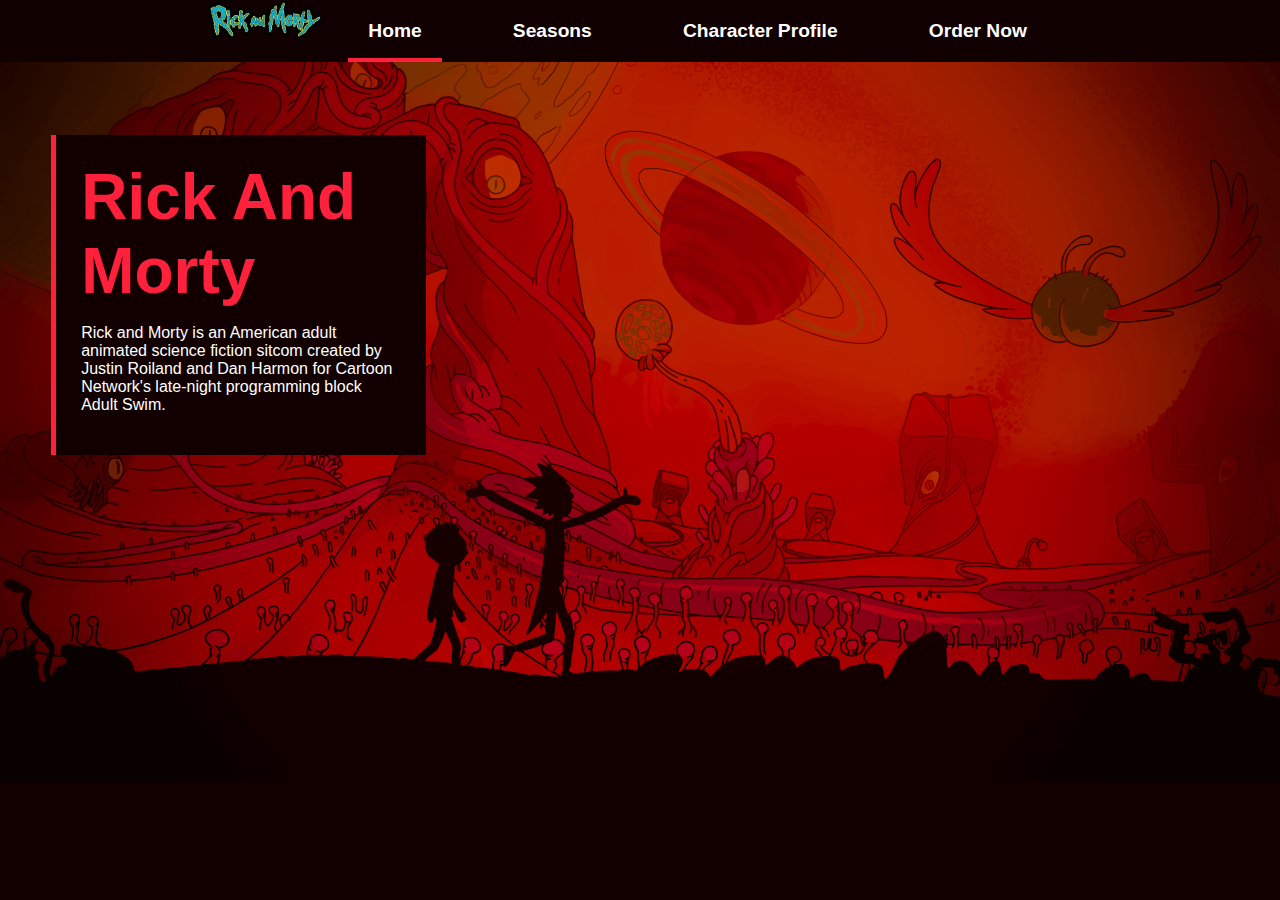
<file: index.html>
<!DOCTYPE html>
<html lang="en">
<head>
    <meta charset="UTF-8">
    <meta name="viewport" content="width=device-width, initial-scale=1.0">
    <title>Home</title>

    <!-- main css -->
    <link href="css/main.css" rel="stylesheet" type="text/css">
    <link href="css/responsive.css" rel="stylesheet" type="text/css">
</head>
<body>
<header id="main-header" class="container-fluid">
    <div class="mobile-nav ">
        <img src="img/logo.png" alt="rick and morty logo">
        <p class="toggle-nav">&#10094;</p>
    </div>
    <nav>
        <ul>
            <li class="brand"><img src="img/logo.png" alt="rick and morty logo"></li>
            <li class="active"><a href="index.html">Home</a></li>
            <li><a href="seasons.html">Seasons</a></li>
            <li><a href="CharacterProfile.html">Character Profile</a></li>
            <li><a href="OrderNow.html">Order Now</a></li>

        </ul>
    </nav>
</header>
<main>

    <!-- slideshow -->
    <section id="home" class="container-fluid slider">
        <figure>
            <img src="img/slider/slide_1.png" alt="first-slide">
        </figure>
        <article class="slide-caption center-left">
            <h1>Rick And Morty</h1>
            <p>Rick and Morty is an American adult animated science fiction sitcom created by Justin Roiland and Dan
                Harmon for Cartoon Network's late-night programming block Adult Swim.</p>
        </article>
    </section>

    
           
    

   
</main>
<script src="js/main.js"></script>

</body>
</html>
</file>
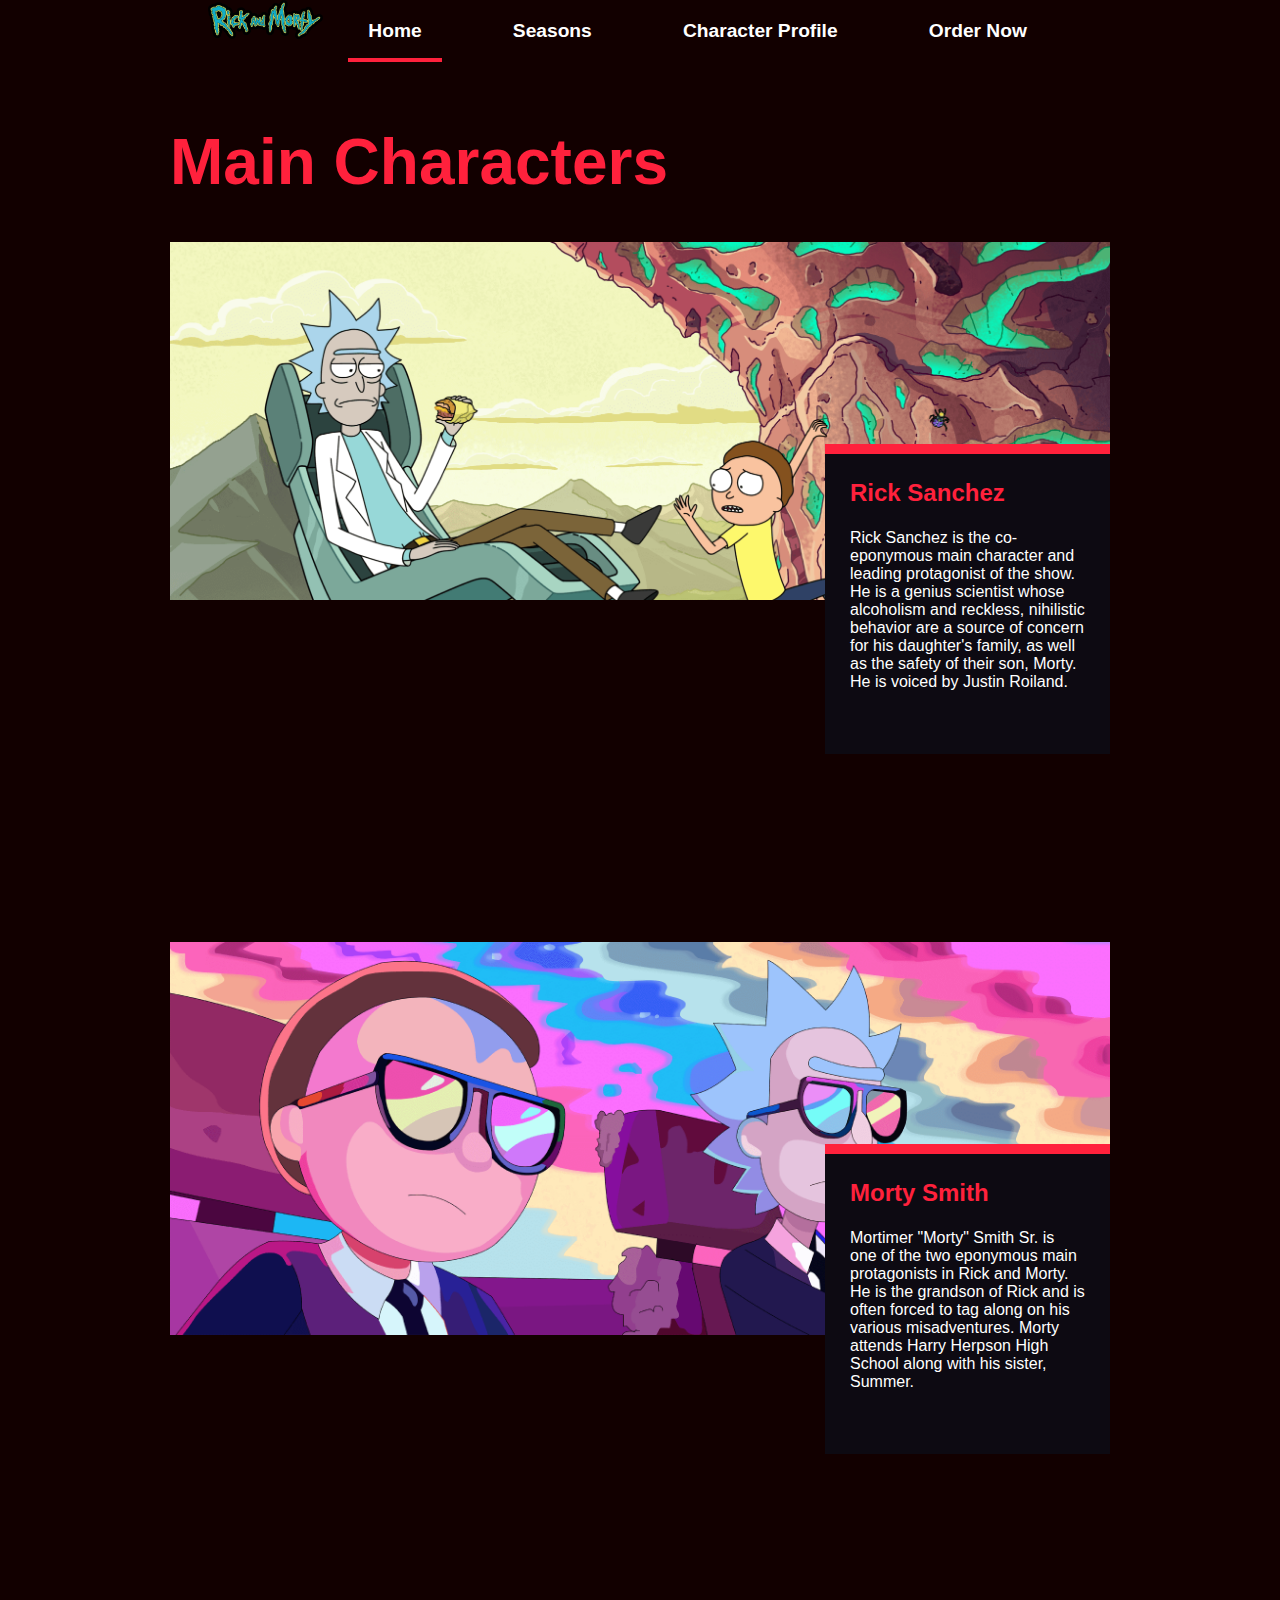
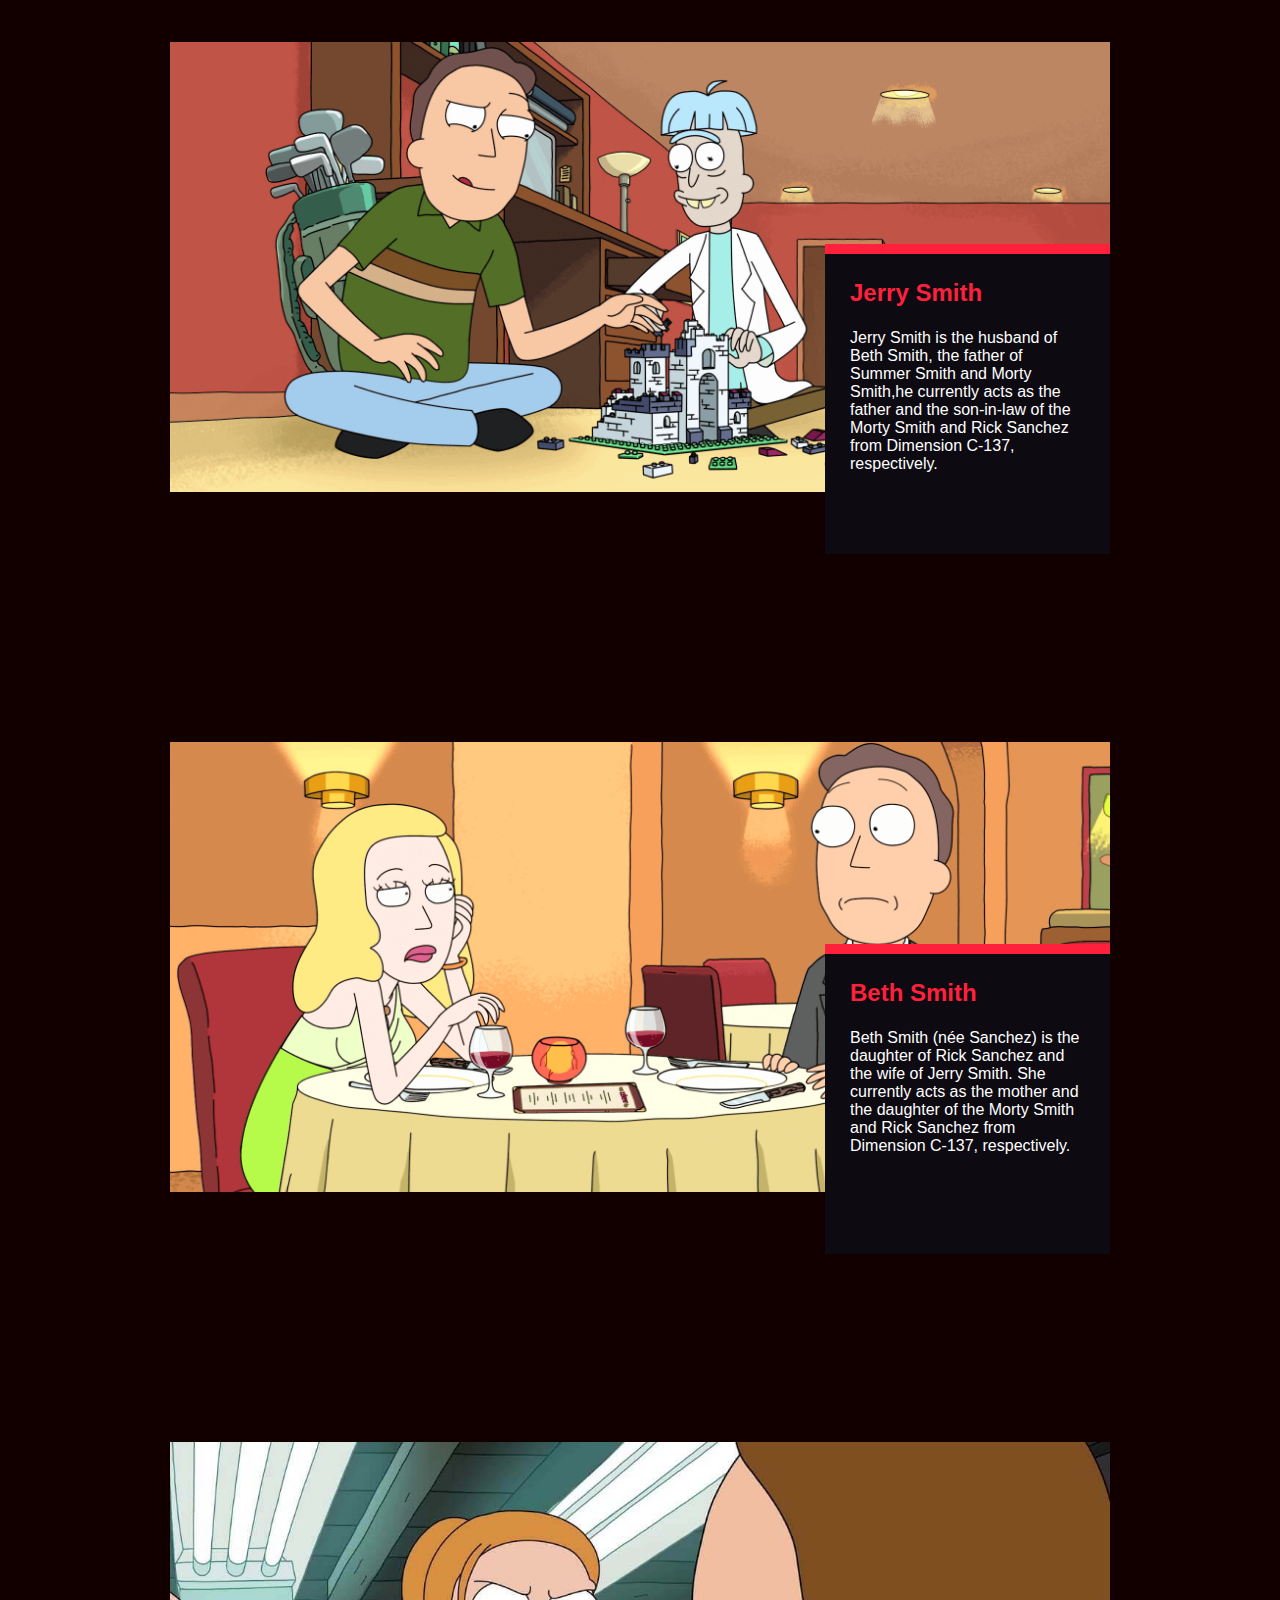
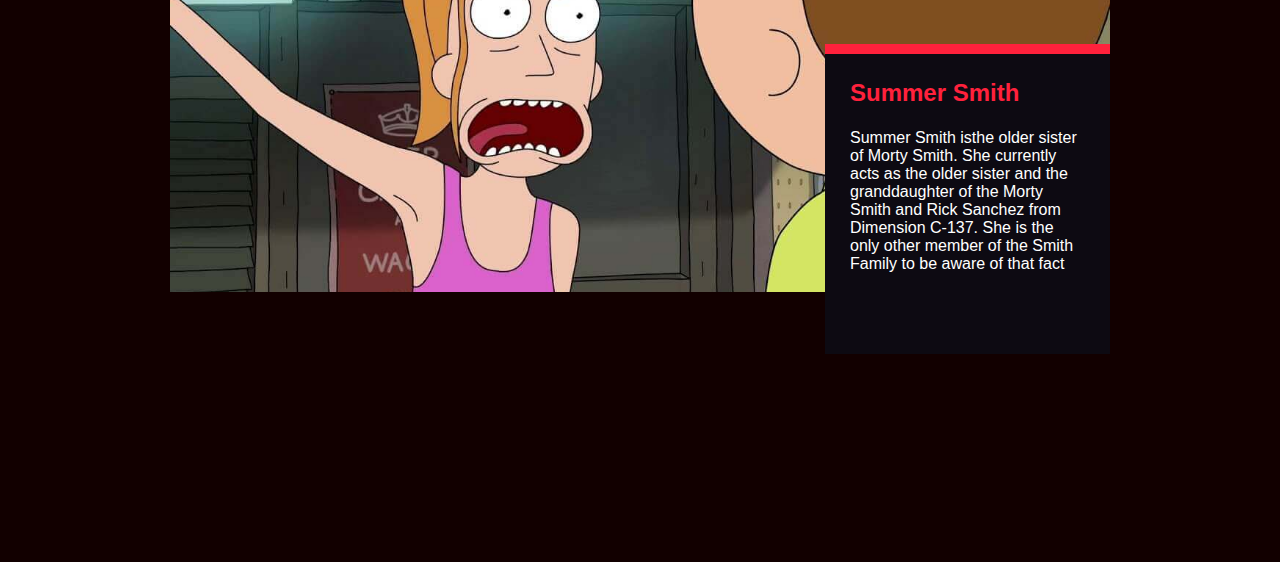
<file: CharacterProfile.html>
<!DOCTYPE html>
<html lang="en">
<head>
    <meta charset="UTF-8">
    <meta name="viewport" content="width=device-width, initial-scale=1.0">
    <title>CharacterProfile</title>

    <!-- main css -->
    <link href="css/main.css" rel="stylesheet" type="text/css">
    <link href="css/responsive.css" rel="stylesheet" type="text/css">
</head>
<body>
<header>
    <nav>
        <ul>
            <li class="brand"><img src="img/logo.png" alt="rick and morty logo"></li>
            <li class="active"><a href="index.html">Home</a></li>
            <li><a href="seasons.html">Seasons</a></li>
            <li><a href="CharacterProfile.html">Character Profile</a></li>
            <li><a href="OrderNow.html">Order Now</a></li>

        </ul>
    </nav>
    </nav>
</header>
<main>

    <!-- characters -->
    <section id="character-profile" class="container">
        <h1 class="highlight">Main Characters</h1>

        <article class="character">

            <figure>
                <img src="img/characters/rick-sanches.png" alt="image of rick sanches">
            </figure>

            <section class="character-bio">
                <h1 class="mb-1">Rick Sanchez</h1>
                <p>Rick Sanchez is the co-eponymous main character and leading protagonist of the show. He is a genius
                    scientist whose alcoholism and reckless, nihilistic behavior are a source of concern for his
                    daughter's family, as well as the safety of their son, Morty. He is voiced by Justin Roiland. </p>
            </section>

        </article>

        <article class="character">

            <figure>
                <img src="img/characters/morty-smith.png" alt="image of morty smith">
            </figure>

            <section class="character-bio">
                <h1 class="mb-1">Morty Smith</h1>
                <p>Mortimer "Morty" Smith Sr. is one of the two eponymous main protagonists in Rick and Morty. He is the
                    grandson of Rick and is often forced to tag along on his various misadventures. Morty attends Harry
                    Herpson High School along with his sister, Summer.</p>
            </section>

        </article>

        <article class="character">

            <figure>
                <img src="img/characters/jerry-smith.png" alt="image of jerry smith">
            </figure>

            <section class="character-bio">
                <h1 class="mb-1">Jerry Smith</h1>
                <p>Jerry Smith is the husband of Beth Smith, the father of Summer Smith and Morty Smith,he currently
                    acts as the father and the son-in-law of the Morty Smith and Rick Sanchez from Dimension C-137,
                    respectively.</p>
            </section>

        </article>

        <article class="character">

            <figure>
                <img src="img/characters/beth-smith.png" alt="image of beth smith">
            </figure>

            <section class="character-bio">
                <h1 class="mb-1">Beth Smith</h1>
                <p>Beth Smith (née Sanchez) is the daughter of Rick Sanchez and the wife of Jerry Smith. She currently
                    acts as the mother and the daughter of the Morty Smith and Rick Sanchez from Dimension C-137,
                    respectively.</p>
            </section>

        </article>

        <article class="character">

            <figure>
                <img src="img/characters/summer-smith.jpg" alt="image of summer-smith">
            </figure>

            <section class="character-bio">
                <h1 class="mb-1">Summer Smith</h1>
                <p>Summer Smith isthe older sister of Morty Smith. She currently acts as the older sister and the
                    granddaughter of the Morty Smith and Rick Sanchez from Dimension C-137. She is the only other member
                    of the Smith Family to be aware of that fact
                </p>
            </section>

        </article>

    </section>

</main>

<script src="js/main.js"></script>

</body>
</html>
</file>
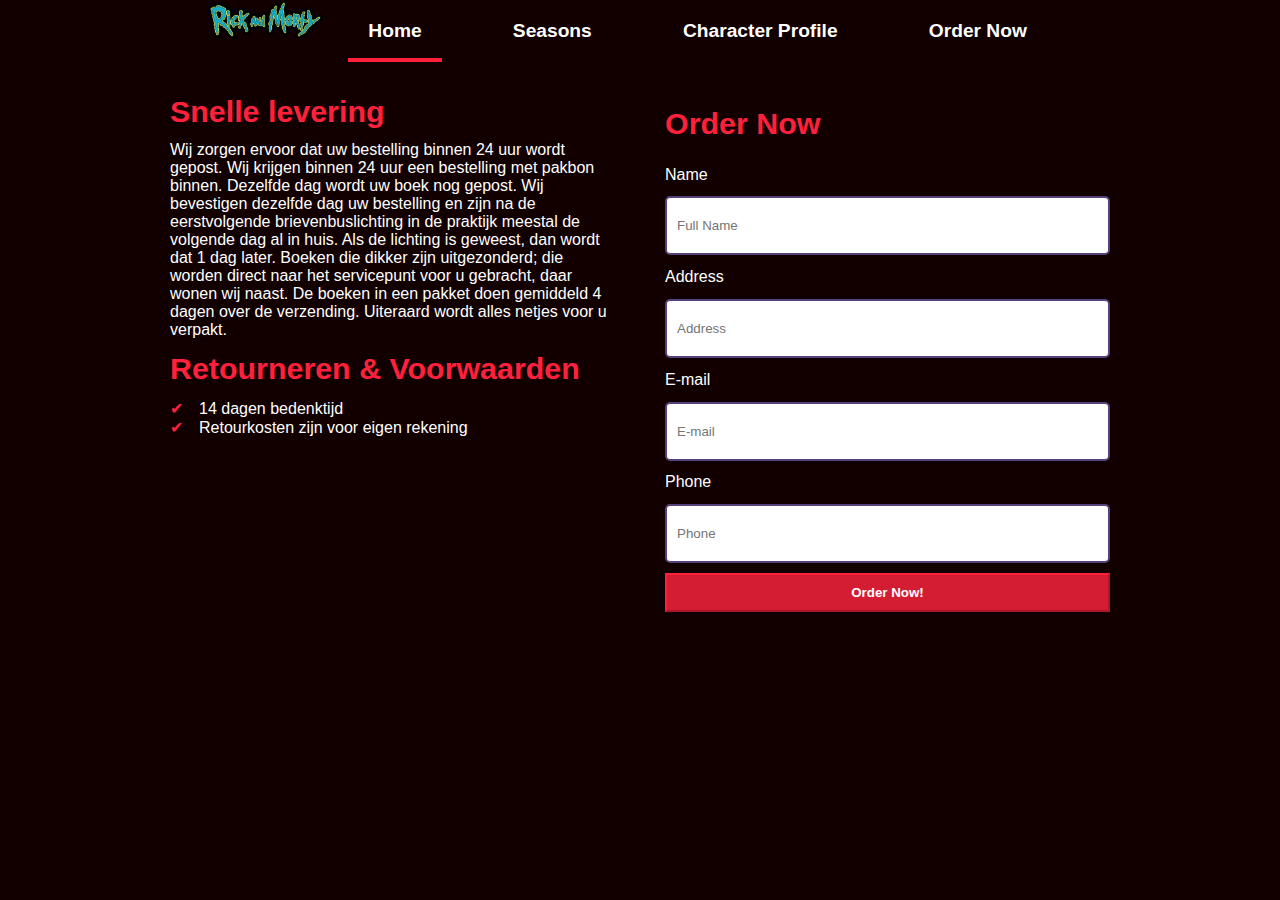
<file: OrderNow.html>
<!DOCTYPE html>
<html lang="en">
<head>
    <meta charset="UTF-8">
    <meta name="viewport" content="width=device-width, initial-scale=1.0">
    <title>Order Now</title>

    <!-- main css -->
    <link href="css/main.css" rel="stylesheet" type="text/css">
    <link href="css/responsive.css" rel="stylesheet" type="text/css">
</head>
<body>
<header>
    <nav>
        <ul>
            <li class="brand"><img src="img/logo.png" alt="rick and morty logo"></li>
            <li class="active"><a href="index.html">Home</a></li>
            <li><a href="seasons.html">Seasons</a></li>
            <li><a href="CharacterProfile.html">Character Profile</a></li>
            <li><a href="OrderNow.html">Order Now</a></li>

        </ul>
    </nav>
</header>
<main>

   

    <section class="container order-form">
        <article>
            <h5 class="margin-2">Snelle levering</h5>
            <p class="margin-2">Wij zorgen ervoor dat uw bestelling binnen 24 uur wordt gepost. Wij krijgen binnen 24
                uur een bestelling
                met pakbon binnen. Dezelfde dag wordt uw boek nog gepost. Wij bevestigen dezelfde dag uw bestelling en
                zijn na de eerstvolgende brievenbuslichting in de praktijk meestal de volgende dag al in huis. Als de
                lichting is geweest, dan wordt dat 1 dag later. Boeken die dikker zijn uitgezonderd; die worden direct
                naar het servicepunt voor u gebracht, daar wonen wij naast. De boeken in een pakket doen gemiddeld 4
                dagen over de verzending. Uiteraard wordt alles netjes voor u verpakt.</p>

            <h5 class="margin-2">Retourneren & Voorwaarden</h5>
            <ul>
                <li>14 dagen bedenktijd</li>
                <li>Retourkosten zijn voor eigen rekening</li>
            </ul>
        </article>
        <form action="ordered.html">
            <h5 id='order-form' class="margin-3">Order Now</h5>
            <label for="name">Name</label>
            <input id="name" type="text" placeholder="Full Name">

            <label for="address">Address</label>
            <input id="address" type="text" placeholder="Address">

            <label for="email">E-mail</label>
            <input id="email" type="text" placeholder="E-mail">

            <label for="phone">Phone</label>
            <input id="phone" type="tel" placeholder="Phone">

            <button type="submit">Order Now!</button>
        </form>
    </section>

</main>
<script src="js/main.js"></script>

</body>
</html>
</file>
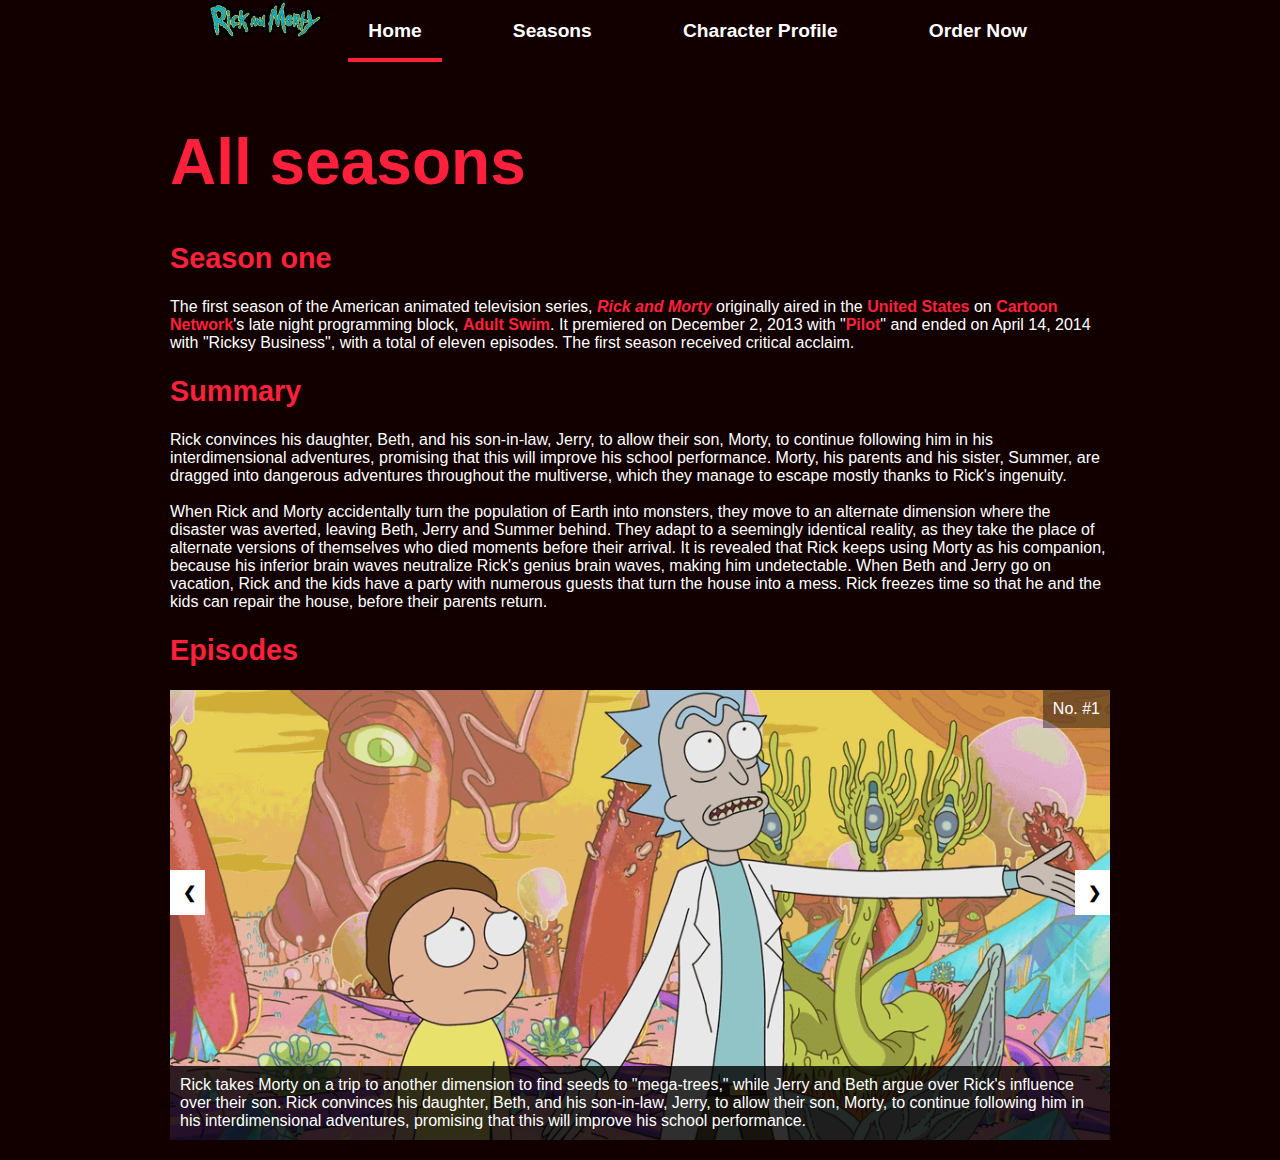
<file: seasons.html>
<!DOCTYPE html>
<html lang="en">
<head>
    <meta charset="UTF-8">
    <meta name="viewport" content="width=device-width, initial-scale=1.0">
    <title>Seasons</title>

    <!-- main css -->
    <link href="css/main.css" rel="stylesheet" type="text/css">
    <link href="css/responsive.css" rel="stylesheet" type="text/css">
</head>
<body>
    <header>
        <nav>
            <ul>
                <li class="brand"><img src="img/logo.png" alt="rick and morty logo"></li>
                <li class="active"><a href="index.html">Home</a></li>
                <li><a href="seasons.html">Seasons</a></li>
                <li><a href="CharacterProfile.html">Character Profile</a></li>
                <li><a href="OrderNow.html">Order Now</a></li>
    
            </ul>
        </nav>
</header>
<main>

   

    <!-- season info -->
    <section id="seasons" class="container">
        <h1 class="highlight">All seasons</h1>

        <article class="season">
            <h2>Season one</h2>
            <p class="description">The first season of the American animated television series, <i><a
                    href="/wiki/Rick_and_Morty" title="Rick and Morty">Rick and Morty</a></i> originally aired in the <a
                    href="/wiki/United_States" title="United States">United States</a> on <a
                    href="/wiki/Cartoon_Network" title="Cartoon Network">Cartoon Network</a>'s late night programming
                block, <a href="/wiki/Adult_Swim" title="Adult Swim">Adult Swim</a>. It premiered on December 2, 2013
                with "<a href="/wiki/Pilot_(Rick_and_Morty)" title="Pilot (Rick and Morty)">Pilot</a>" and ended on
                April 14, 2014 with "Ricksy Business", with a total of eleven episodes. The first season received
                critical acclaim.
            </p>

            <h2>Summary</h2>
            <p>Rick convinces his daughter, Beth, and his son-in-law, Jerry, to allow their son, Morty, to continue
                following him in his interdimensional adventures, promising that this will improve his school
                performance. Morty, his parents and his sister, Summer, are dragged into dangerous adventures throughout
                the multiverse, which they manage to escape mostly thanks to Rick's ingenuity.<br><br>

                When Rick and Morty accidentally turn the population of Earth into monsters, they move to an alternate
                dimension where the disaster was averted, leaving Beth, Jerry and Summer behind. They adapt to a
                seemingly identical reality, as they take the place of alternate versions of themselves who died moments
                before their arrival. It is revealed that Rick keeps using Morty as his companion, because his inferior
                brain waves neutralize Rick's genius brain waves, making him undetectable. When Beth and Jerry go on
                vacation, Rick and the kids have a party with numerous guests that turn the house into a mess. Rick
                freezes time so that he and the kids can repair the house, before their parents return.</p>

            <h2>Episodes</h2>
            <figure role="group" class="episodes">
                <figcaption id="episode-number" data-active-episode="ep1">No. #1 <br></figcaption>


                <figure id="ep2" class="episode">
                    <img src="img/ep2.png" alt="Description of picture 2">
                    <figcaption>Rick takes Morty on a trip to another dimension to find seeds to "mega-trees,"
                        while Jerry and Beth argue over Rick's influence over their son. Rick convinces his daughter,
                        Beth, and his son-in-law, Jerry, to allow their son, Morty, to continue following him in his
                        interdimensional adventures, promising that this will improve his school performance.
                    </figcaption>
                </figure>

                <figure id="ep1" class="episode">
                    <img src="img/ep1.png" alt="rick and morty ep1 image">
                    <figcaption>Rick takes Morty on a trip to another dimension to find seeds to "mega-trees,"
                        while Jerry and Beth argue over Rick's influence over their son. Rick convinces his daughter,
                        Beth, and his son-in-law, Jerry, to allow their son, Morty, to continue following him in his
                        interdimensional adventures, promising that this will improve his school performance.
                    </figcaption>
                </figure>


                <div class="controls">
                    <button class="prev" onclick="nextEp()">&#10094;</button>
                    <button class="next" onclick="nextEp()">&#10095;</button>
                </div>

            </figure>
        </article>

    </section>

</main>

<script src="js/main.js"></script>

</body>
</html>
</file>
<file: css/main.css>
:root {
    --main-bg-color: #120000;
    --main-bg-color-fade-5: rgba(18, 0, 0, 0.51);
    --primary-color: #ff213c;
    --primary-shade-color: #d41c32;
    --secundary-color: #57417a;

}

.mobile-nav {
    display: none;
}

.mb-1 {
    margin: 0;
    margin-bottom: 0.9em;
}

body, html {
    font-family: arial, sans-serif;
    background-color: var(--main-bg-color);
    color: #fff;
    margin: 0;

}

h1, h2, h3, h4, h5, h6 {
    color: var(--primary-color);
}

a {
    color: var(--primary-color);
    text-decoration: none;
    font-weight: bold;
}

h1 {
    font-size: 4em;
}

h2 {
    font-size: 3.5em;
}

h3 {
    font-size: 2.8em;
}

h4 {
    font-size: 2.4em;
}

h5 {
    font-size: 1.9em;
}

h6 {
    font-size: 1.5em;
}

button {
    background-color: var(--primary-shade-color);
    border-color: var(--primary-color);
    color: #fff;
    padding: 10px;
    width: 100%;
    font-weight: bold;
    cursor: pointer;
    margin-top: 10px;
}

.margin-2 {
    margin: 0.4em 0;
}

.margin-3 {
    margin: 0.8em 0;
}

.container {
    width: 1200px;
    min-width: 1200px;
    margin: 0 auto;
}

.container-fluid {
    width: 100%;
    min-width: 100%;
}

.hidden {
    opacity: 0 !important;
    height: 0 !important;
    width: 0 !important;
    overflow: hidden !important;
}

/* navigation */
#main-header, #main-header * {
    transition: all 0.2s;
    -o-transition: all 0.2s;
    -moz-transition: all 0.2s;
    -webkit-transition: all 0.2s;
}

#main-header {
    background-color: rgba(0, 0, 0, 0.1);
    z-index: 3;
}

#main-header.scrolled {
    position: fixed;
    background-color: #0d0a12;
}


header > nav > ul {
    margin: 0;
    padding: 0;
    display: flex;
    list-style: none;
    justify-content: center;
}

header > nav > ul > li {
    margin: 0 2% ;
    position: relative;
}

header > nav > ul > li.brand {
    max-width: 9%;
    margin: 0;
}

header > nav > ul > li.brand >img {
    width: 100%;
}

header > nav > ul > li.brand > a {
    padding: 0;
}

header > nav > ul > li > a {
    position: relative;
    text-decoration: none;
    font-size: 1.2em;
    color: #fff;
    display: block;
    padding: 20px;
}

header > nav > ul > li > a:before{
    content: '';
    height: 4px;
    width: 100%;
    position: absolute;
    background-color: #ff213c;
    bottom: 0;
    left: 0;
    transform: scale3d(0, 1, 1);
    transition: transform 0.1s;
}


header > nav > ul >li:hover > a{
    color:#ff213c;
}

header > nav .active > a::before {
    -webkit-transform: scale3d(1, 1, 1);
    transform: scale3d(1, 1, 1);
    -webkit-transition-timing-function: cubic-bezier(0.4, 0, 0.2, 1);
    transition-timing-function: cubic-bezier(0.4, 0, 0.2, 1);
    -webkit-transition-duration: 0.3s;
    transition-duration: 0.4s;
}


/* slider */

.slider > figure {
    margin: 0;
}

.slider > figure > img {
    width: 100%;
    max-height: 100vh;
}

.slider > .slide-caption {
    background-color: var(--main-bg-color);
    border-left: 5px solid var(--primary-color);
    color: #fff;

    position: absolute;
    top: 15%;
    left: 4%;

    width: 25%;
    padding: 25px;
}

.slider > .slide-caption h1 {
    color: var(--primary-color);
    font-size: 4em;
    margin: 0;
}

.slider > .slide > .slide-caption h1 {
    color: var(--primary-color);
    font-size: 4em;
    margin: 0;
}

/* season */
.season > h2, .season p{
    margin: 0.8em 0;
}

.season > h2,
.season > h1{
    font-size: 1.8em;
}

.season > .episodes {
    position: relative;
    height: 450px;
    overflow: hidden;
}

#episode-number {
    position: absolute;
    right: 0;
    background: rgba(0, 0, 0, 0.4);
    padding: 10px;
    z-index: 2;
}

.season > .episodes,
.season > .episodes > .episode {
    transition: opacity 0.2s;
    -o-transition: opacity 0.2s;
    -moz-transition: opacity 0.2s;
    -webkit-transition: opacity 0.2s;
    margin: 0;
    width: 100%;
}


.season > .episodes > .episode {
    position: absolute;
    height: 450px;
    z-index: 0;
}

.season > .episodes > .episode > img {
    width: 100%;
    margin-top: -7%;
}

.season > .episodes > .episode figcaption {
    position: absolute;
    bottom: 0;
    background: rgba(0, 0, 0, 0.8);
    width: 100%;
    padding: 10px;
    box-sizing: border-box;
}

.season > .episodes > .episode > img {
    transition: transform 0.5s;
    -o-transition: transform 0.5s;
    -moz-transition: transform 0.5s;
    -webkit-transition: transform 0.5s;
}

.season > .episodes > .episode > img:hover {
    transform: scale(1.1);
    -o-transform: scale(1.1);
    -moz-transform: scale(1.1);
    -webkit-transform: scale(1.1);
}

.controls {
    position: absolute;
    width: 100%;
    bottom: 50%;
}

.controls > button {
    background: #fff;
    padding: 0.8em;
    border: none;
    cursor: pointer;
    transition: all 0.1s ease-in-out;
    font-weight: bold;
    font-size: 16px;
    width: 35px;
    color: #000;

}

.controls > button:hover {
    color: #ff213c;
}

.controls .next {
    position: absolute;
    right: 0;
}


#episodes-group > .controls {
    z-index: 3;
}

#episodes-group > .episode {
    position: absolute;
    top: 0;
    opacity: 0;
    transition: opacity 0.5s;
}

#episodes-group > .episode:first-of-type {
    z-index: 2;
    opacity: 1;
}


/* characters */
#character-profile > .character {
    position: relative;
    margin-bottom: 250px;
}

#character-profile > .character > figure {
    overflow: hidden;
    height: 450px;
    margin: 0;

}

#character-profile > .character > figure > img {
    width: 100%;
    transition: transform 0.5s;
    -o-transition: transform 0.5s;
    -moz-transition: transform 0.5s;
    -webkit-transition: transform 0.5s;
}

#character-profile > .character > figure > img:hover {
    transform: scale(1.2);
    -o-transform: scale(1.2);
    -moz-transform: scale(1.2);
    -webkit-transform: scale(1.2);
}

#character-profile > .character > .character-bio {
    position: absolute;
    right: -50px;
    top: 45%;
    height: 250px;

    background-color: #0d0a12;
    padding: 25px;
    width: 25%;

    border-top: 10px solid var(--primary-color);
}

#character-profile > .character > .character-bio > h1 {
    font-size: 1.5em;
}



.order-form {
    display: grid;
    grid-template-columns: 1fr 1fr;
    grid-gap: 50px;
}

.order-form article ul {
    list-style: none;
    margin: 0;
    padding: 0;
}

.order-form article ul li:before {
    content: '\2714';
    color: var(--primary-color);
    margin-right: 1em;
}

.order-form > form .field {
    display: block;
    margin: 10px 0;
}

.order-form > form label {
    display: block;
    margin: 0.8em 0;
}

.order-form > form input {
    width: 100%;
    padding: 20px 10px;
    border-radius: 5px;
    border: 2px solid var(--secundary-color);
    box-sizing: border-box;
}
</file>
<file: css/responsive.css>
@media only screen and (max-width: 1300px) {
    #character-profile .character .character-bio {
        right: 0;
    }

    .container {
        max-width: 980px;
        min-width: 980px;
        width: 980px;
        padding: 20px;
        box-sizing: border-box;
    }

    #home > .slide {
        max-height: unset;
        height: unset;
        position: relative;
    }
}

@media only screen and (max-width: 1000px) {
    .container {
        max-width: 760px;
        min-width: 760px;
        width: 760px;
        padding: 20px;
        box-sizing: border-box;
    }

    #home > .slide > img {
        width: 100%;
    }

    #home > .slide > .slide-caption {
        width: 50%;
        top: 30px;
    }

    header > nav > ul > li.brand {
        max-width: 15%;
    }

    h1 {
        font-size: 2.2em !important;
    }

    h2 {
        font-size: 2em !important;
    }

    h3 {
        font-size: 1.8em !important;
    }

    h4 {
        font-size: 1.6em !important;
    }

    h5 {
        font-size: 1.5em !important;
    }

    h6 {
        font-size: 1.4em !important;
    }

    #character-profile > .character > .character-bio
    {
        padding: 20px;
    }

}

@media only screen and (max-width: 760px) {


    .focus-nav {
        background-color: #0d0a12 !important;
    }

    .focus-nav .mobile-nav .toggle-nav{
        transform: rotate(90deg);
    }

    .focus-nav nav {
        margin-top: 0;
        height: 100vh;
    }

    .mobile-nav {
        display: block;
        background-color: rgba(0,0,0,0.5);
    }

    .mobile-nav img{
        width: 45%;
        margin: 10px 22.5%;
    }

    .mobile-nav .toggle-nav {
        transition: all 0.2s;
        position: absolute;
        transform: rotate(-90deg);
        top: 15px;
        font-size: 4em;
        right: 56px;
        margin: 0;
        cursor: pointer;
    }


    header {
        position: fixed;
    }

    header nav {
        margin-top: -100%;
        background-color: #0d0a12;
    }

    header nav ul {
        display: flex;
        flex-wrap: wrap;
        flex-direction: column;
    }

    header > nav > ul > li.brand {
        display: none;
    }

    header > nav > ul > li {
        display: block;
        width: 100%;
        margin: 0;
    }

    header nav ul li.brand {
        order: -1;
        max-width: 50%;
        margin: 0 auto;
    }

    .slider .slide-caption {
        width: 100%;
        border: none;
        position: static;
        box-sizing: border-box;
        bottom: 50px;
        top: unset;
    }

    .container {
        min-width: 100%;
        width: 100%;
        padding: 20px;
        box-sizing: border-box;
    }

    #character-profile .character {
        margin-bottom: 90px;
    }

    #character-profile .character figure {
        height: auto;
    }

    #character-profile .character .character-bio {
        position: absolute;
        right: 0;
        top: 0;
        height: 100%;
    }

 

    #character-profile .character {
        margin: 0;
        flex-wrap: wrap;
        overflow: hidden;
        flex-basis: 1%;

    }

    #character-profile .character figure {
        width: 100%;
        height: auto;
    }

    #character-profile .character .character-bio {
        position: static;
        width: 100%;
        border: none;
        box-sizing: border-box;
    }

}

@media only screen and (max-width: 560px) {

    .slider {
        max-height: unset;
        height: 100vh;
        position: relative;
        display: grid;
        grid-template-rows: min-content auto;
        overflow: hidden;
        align-items: start;
    }

    .slider > figure {
        width: 250%;
        margin-left: -50%;
        margin-top: -30%;
        display: block;
    }

    .slider .slide-caption {
        width: 100%;
        border: none;
        position: static;
        box-sizing: border-box;
    }

    .container {
        min-width: 100%;
        width: 100%;
        padding: 20px;
        box-sizing: border-box;
    }
    .season > .episodes,
    .season > .episodes > .episode {
        height: 350px;
    }
    .controls {
        bottom: 56%;
    }
    .order-form {
        grid-template-columns: none;
    }
}
</file>
